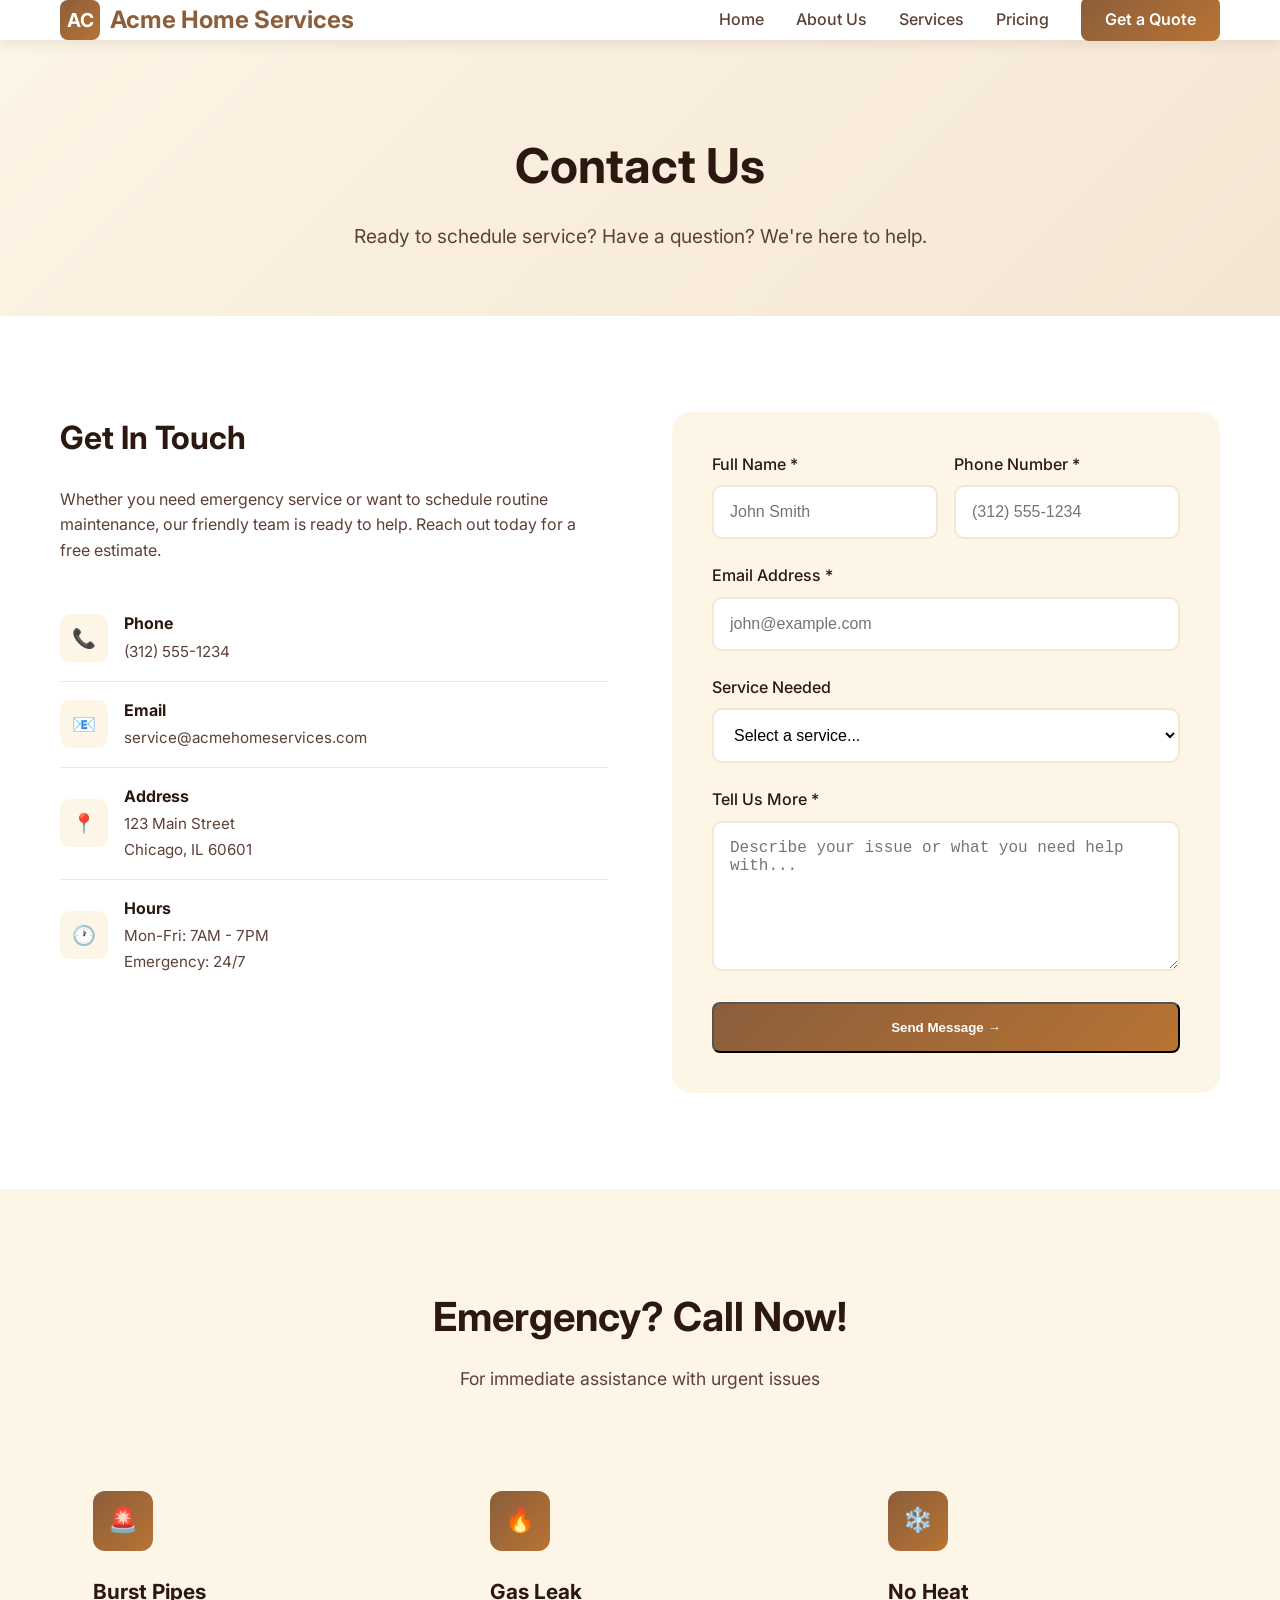
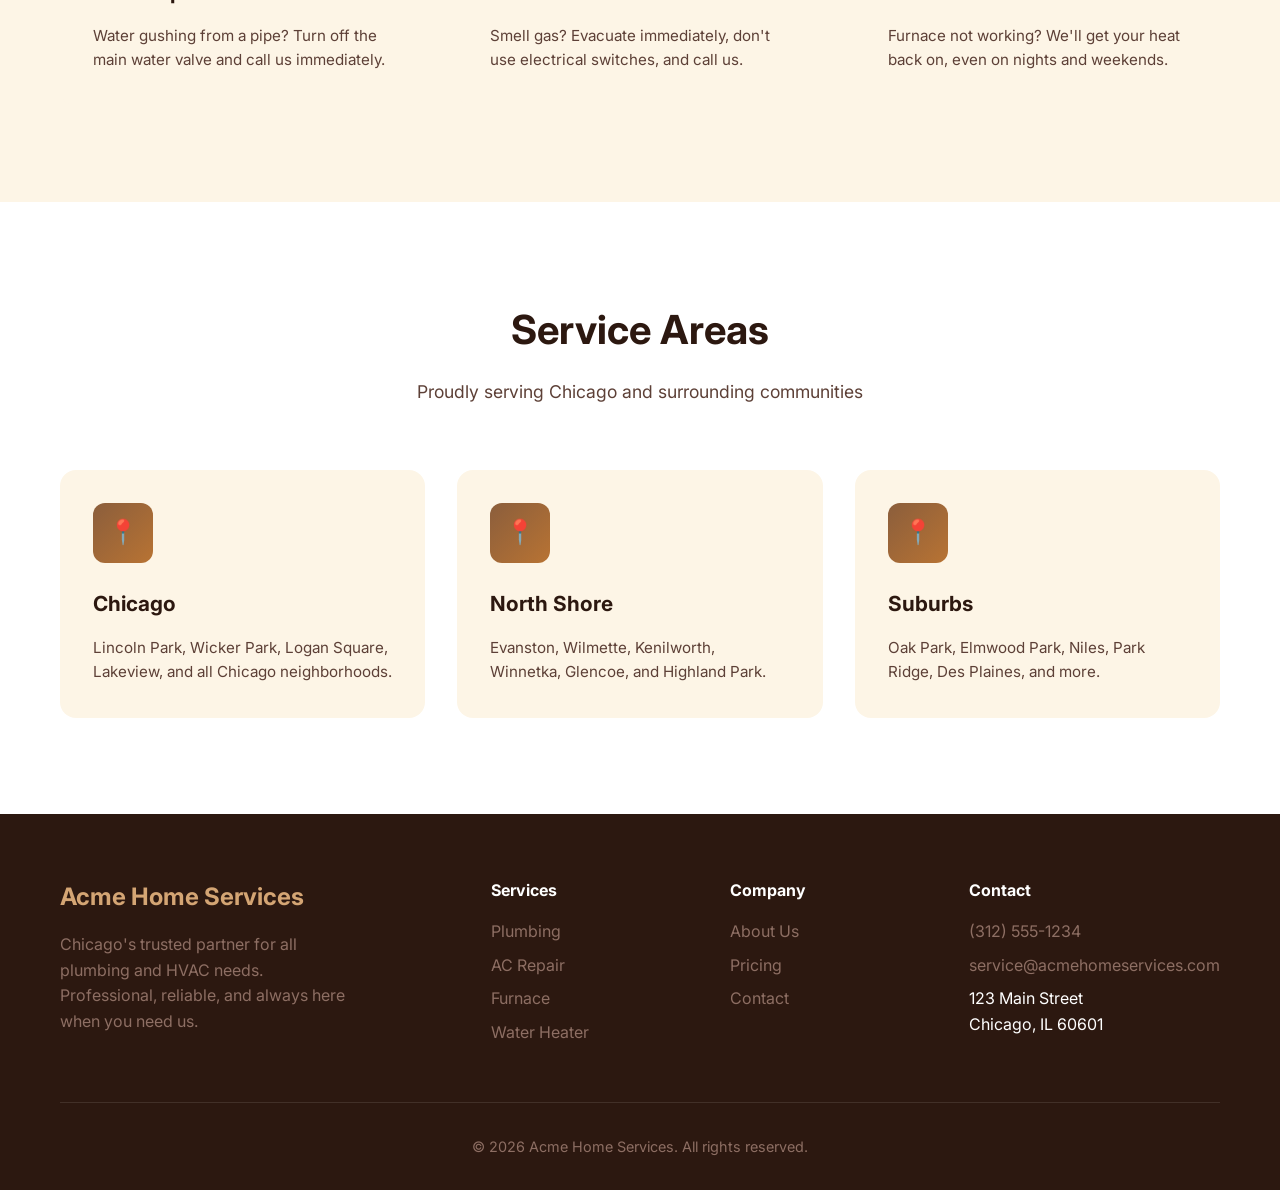
<file: acme-home-services/contact.html>
<!DOCTYPE html>
<html lang="en">
<head>
  <meta charset="UTF-8">
  <meta name="viewport" content="width=device-width, initial-scale=1.0">
  <meta name="description" content="Contact Acme Home Services in Chicago. Schedule plumbing or HVAC service, get a free quote, or ask a question.">
  <title>Contact Us | Acme Home Services</title>
  <link rel="preconnect" href="https://fonts.googleapis.com">
  <link rel="preconnect" href="https://fonts.gstatic.com" crossorigin>
  <link href="https://fonts.googleapis.com/css2?family=Inter:wght@400;500;600;700&display=swap" rel="stylesheet">
  <link rel="stylesheet" href="css/style.css">
</head>
<body>
  <header>
    <nav class="container">
      <a href="index.html" class="logo">
        <div class="logo-icon">AC</div>
        Acme Home Services
      </a>
      <ul class="nav-links">
        <li><a href="index.html">Home</a></li>
        <li><a href="about.html">About Us</a></li>
        <li><a href="services.html">Services</a></li>
        <li><a href="pricing.html">Pricing</a></li>
        <li><a href="contact.html" class="nav-cta">Get a Quote</a></li>
      </ul>
      <div class="mobile-menu">
        <span></span>
        <span></span>
        <span></span>
      </div>
    </nav>
  </header>

  <section class="page-hero">
    <div class="container">
      <h1>Contact Us</h1>
      <p>Ready to schedule service? Have a question? We're here to help.</p>
    </div>
  </section>

  <section class="contact">
    <div class="container">
      <div class="contact-wrapper">
        <div class="contact-info">
          <h2>Get In Touch</h2>
          <p>Whether you need emergency service or want to schedule routine maintenance, our friendly team is ready to help. Reach out today for a free estimate.</p>
          
          <ul class="contact-details">
            <li>
              <div class="contact-icon">📞</div>
              <div>
                <strong>Phone</strong>
                <span>(312) 555-1234</span>
              </div>
            </li>
            <li>
              <div class="contact-icon">📧</div>
              <div>
                <strong>Email</strong>
                <span>service@acmehomeservices.com</span>
              </div>
            </li>
            <li>
              <div class="contact-icon">📍</div>
              <div>
                <strong>Address</strong>
                <span>123 Main Street<br>Chicago, IL 60601</span>
              </div>
            </li>
            <li>
              <div class="contact-icon">🕐</div>
              <div>
                <strong>Hours</strong>
                <span>Mon-Fri: 7AM - 7PM<br>Emergency: 24/7</span>
              </div>
            </li>
          </ul>
        </div>

        <div class="contact-form">
          <form>
            <div class="form-row">
              <div class="form-group">
                <label for="name">Full Name *</label>
                <input type="text" id="name" name="name" required placeholder="John Smith">
              </div>
              <div class="form-group">
                <label for="phone">Phone Number *</label>
                <input type="tel" id="phone" name="phone" required placeholder="(312) 555-1234">
              </div>
            </div>
            <div class="form-group">
              <label for="email">Email Address *</label>
              <input type="email" id="email" name="email" required placeholder="john@example.com">
            </div>
            <div class="form-group">
              <label for="service">Service Needed</label>
              <select id="service" name="service">
                <option value="">Select a service...</option>
                <option value="plumbing">Plumbing Repair</option>
                <option value="ac">AC Repair / Installation</option>
                <option value="furnace">Furnace Repair / Installation</option>
                <option value="water-heater">Water Heater Service</option>
                <option value="drain">Drain Cleaning</option>
                <option value="emergency">Emergency Service</option>
                <option value="maintenance">Maintenance Plan</option>
                <option value="other">Other</option>
              </select>
            </div>
            <div class="form-group">
              <label for="message">Tell Us More *</label>
              <textarea id="message" name="message" required placeholder="Describe your issue or what you need help with..."></textarea>
            </div>
            <button type="submit" class="btn-primary" style="width: 100%; justify-content: center;">Send Message →</button>
          </form>
        </div>
      </div>
    </div>
  </section>

  <section class="services" style="background: var(--warm-cream);">
    <div class="container">
      <div class="section-header">
        <h2>Emergency? Call Now!</h2>
        <p>For immediate assistance with urgent issues</p>
      </div>
      <div class="services-grid">
        <div class="service-card">
          <div class="service-icon">🚨</div>
          <h3>Burst Pipes</h3>
          <p>Water gushing from a pipe? Turn off the main water valve and call us immediately.</p>
        </div>
        <div class="service-card">
          <div class="service-icon">🔥</div>
          <h3>Gas Leak</h3>
          <p>Smell gas? Evacuate immediately, don't use electrical switches, and call us.</p>
        </div>
        <div class="service-card">
          <div class="service-icon">❄️</div>
          <h3>No Heat</h3>
          <p>Furnace not working? We'll get your heat back on, even on nights and weekends.</p>
        </div>
      </div>
    </div>
  </section>

  <section class="services">
    <div class="container">
      <div class="section-header">
        <h2>Service Areas</h2>
        <p>Proudly serving Chicago and surrounding communities</p>
      </div>
      <div class="services-grid">
        <div class="service-card">
          <div class="service-icon">📍</div>
          <h3>Chicago</h3>
          <p>Lincoln Park, Wicker Park, Logan Square, Lakeview, and all Chicago neighborhoods.</p>
        </div>
        <div class="service-card">
          <div class="service-icon">📍</div>
          <h3>North Shore</h3>
          <p>Evanston, Wilmette, Kenilworth, Winnetka, Glencoe, and Highland Park.</p>
        </div>
        <div class="service-card">
          <div class="service-icon">📍</div>
          <h3>Suburbs</h3>
          <p>Oak Park, Elmwood Park, Niles, Park Ridge, Des Plaines, and more.</p>
        </div>
      </div>
    </div>
  </section>

  <footer>
    <div class="container">
      <div class="footer-content">
        <div class="footer-brand">
          <h3>Acme Home Services</h3>
          <p>Chicago's trusted partner for all plumbing and HVAC needs. Professional, reliable, and always here when you need us.</p>
        </div>
        <div class="footer-links">
          <h4>Services</h4>
          <ul>
            <li><a href="services.html">Plumbing</a></li>
            <li><a href="services.html">AC Repair</a></li>
            <li><a href="services.html">Furnace</a></li>
            <li><a href="services.html">Water Heater</a></li>
          </ul>
        </div>
        <div class="footer-links">
          <h4>Company</h4>
          <ul>
            <li><a href="about.html">About Us</a></li>
            <li><a href="pricing.html">Pricing</a></li>
            <li><a href="contact.html">Contact</a></li>
          </ul>
        </div>
        <div class="footer-links">
          <h4>Contact</h4>
          <ul>
            <li><a href="tel:3125551234">(312) 555-1234</a></li>
            <li><a href="mailto:service@acmehomeservices.com">service@acmehomeservices.com</a></li>
            <li><span>123 Main Street<br>Chicago, IL 60601</span></li>
          </ul>
        </div>
      </div>
      <div class="footer-bottom">
        <p>&copy; 2026 Acme Home Services. All rights reserved.</p>
      </div>
    </div>
  </footer>

  <script src="js/main.js"></script>
</body>
</html>
</file>
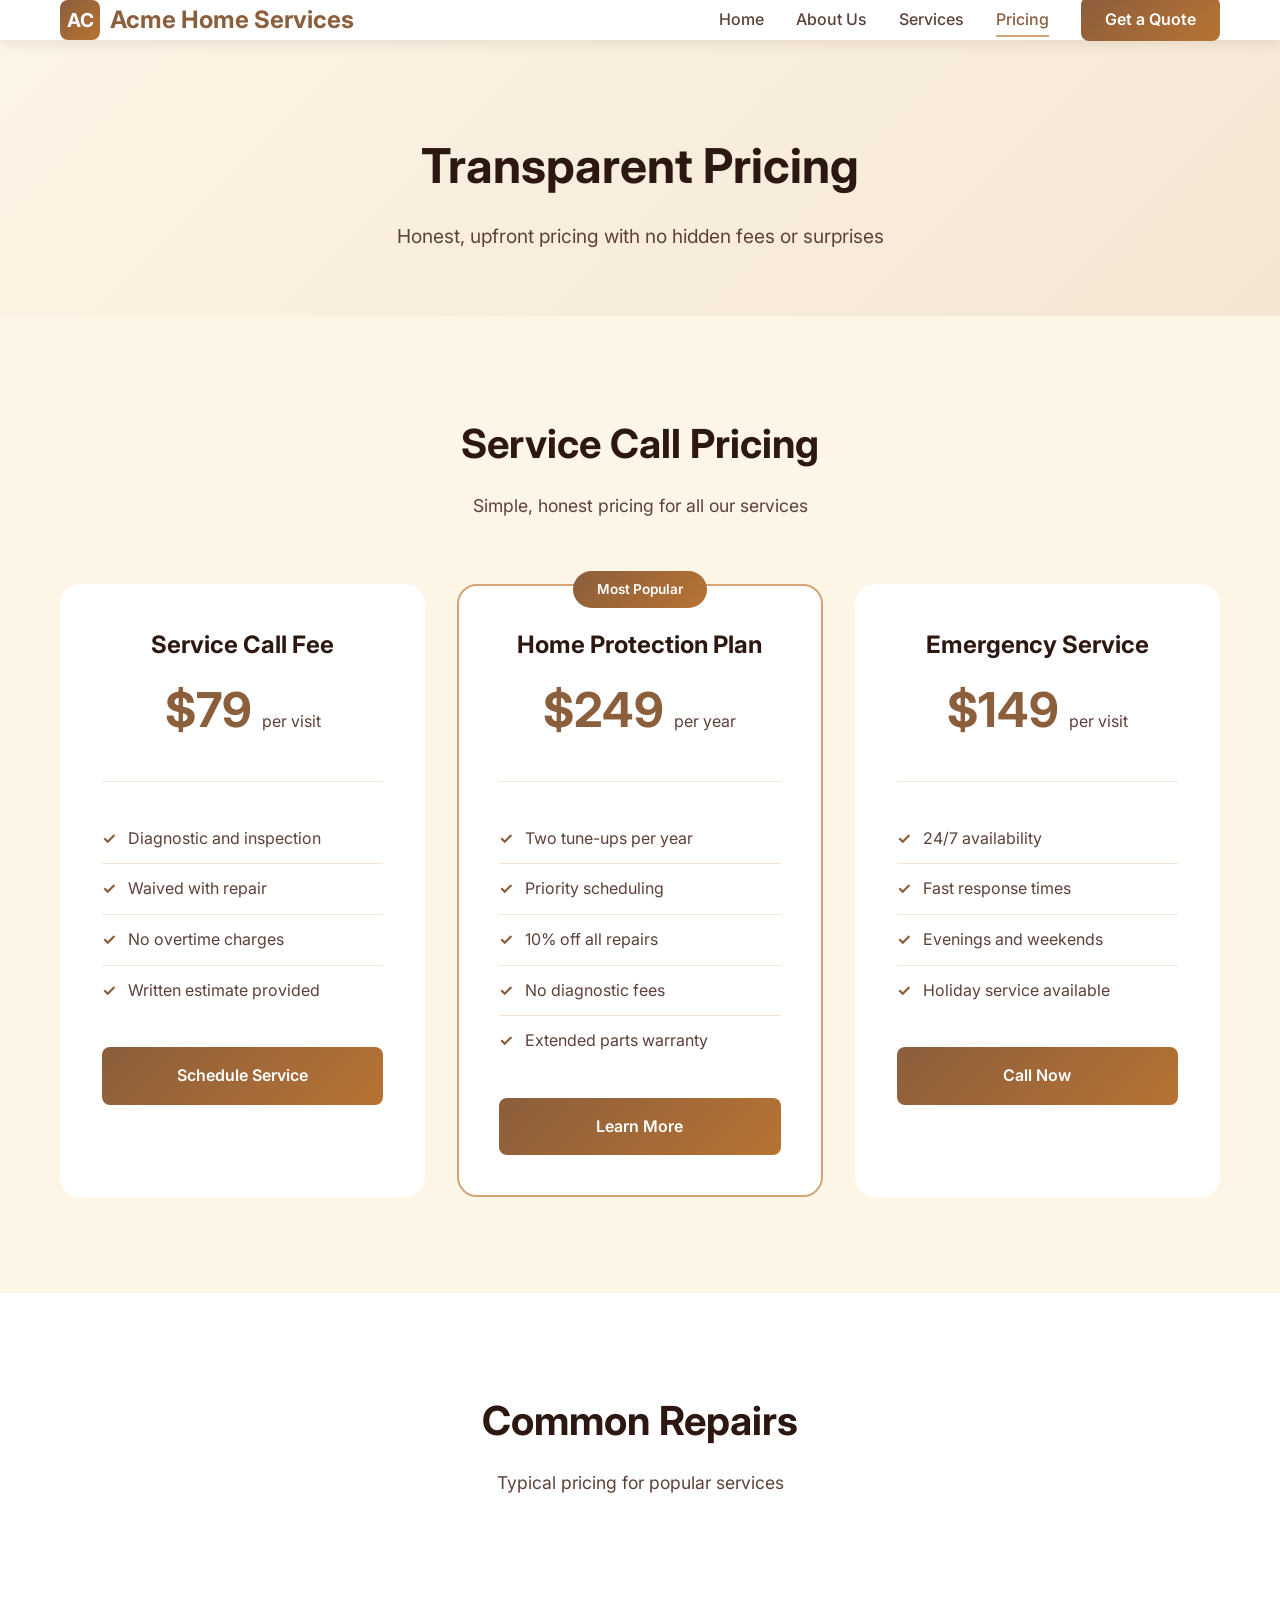
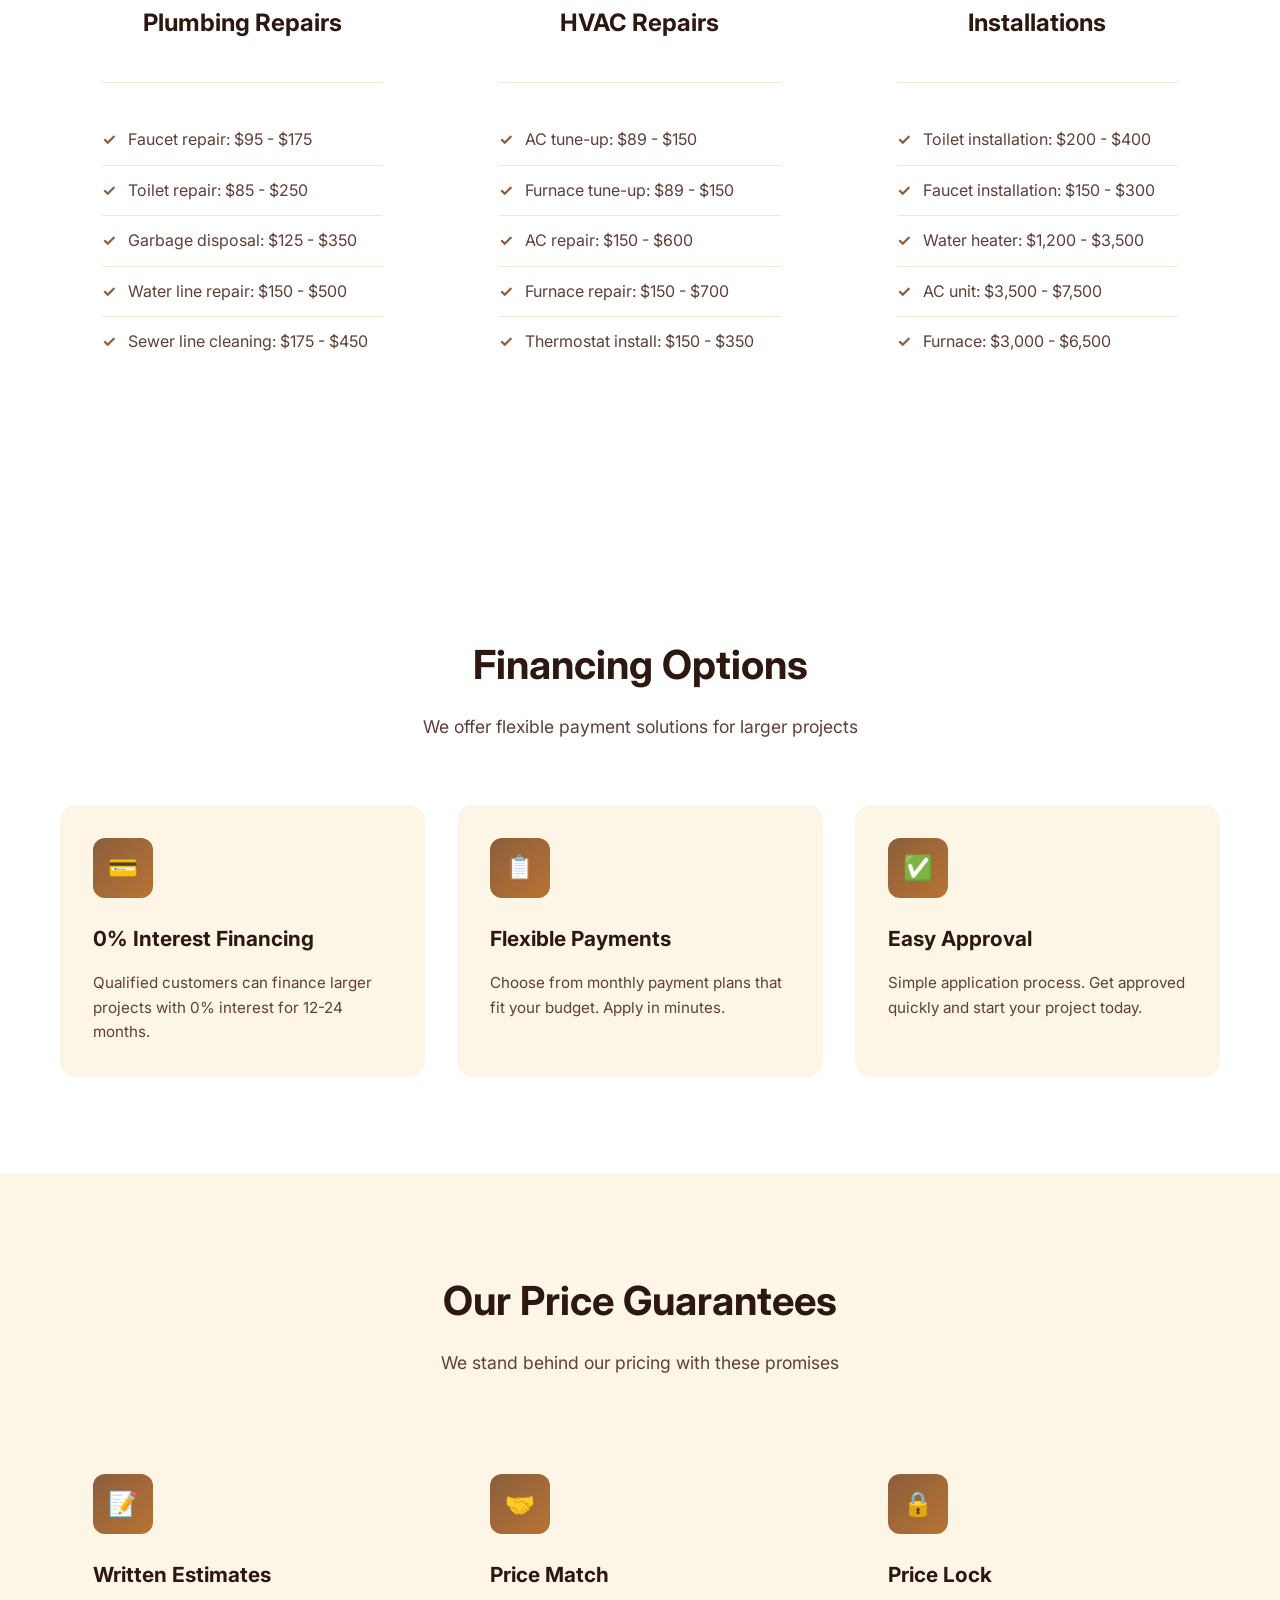
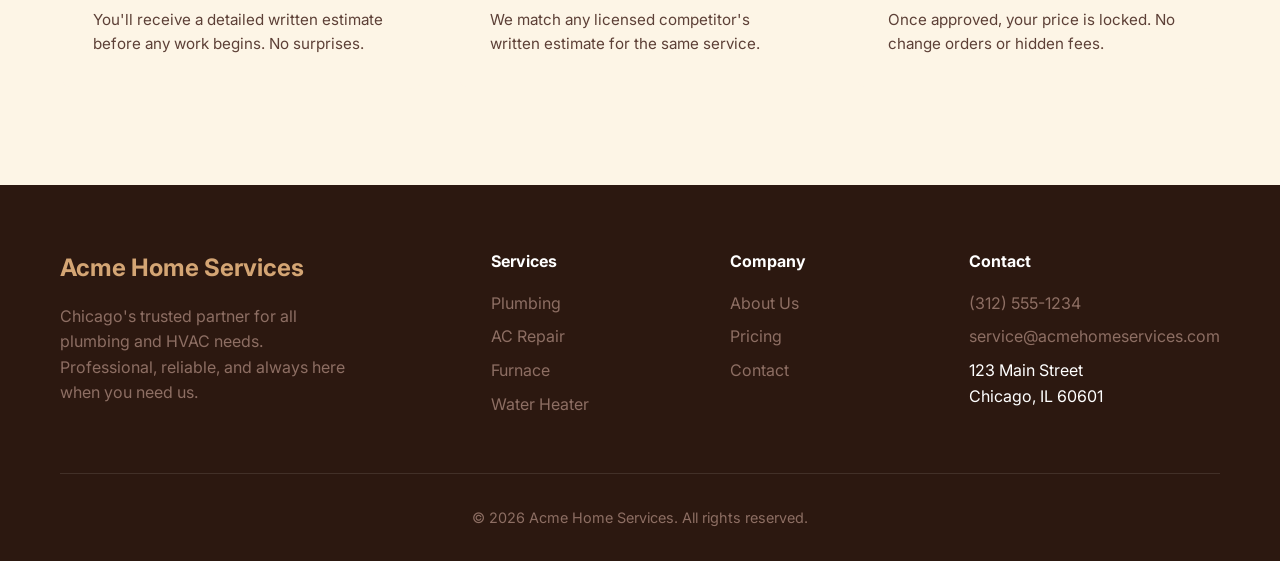
<file: acme-home-services/pricing.html>
<!DOCTYPE html>
<html lang="en">
<head>
  <meta charset="UTF-8">
  <meta name="viewport" content="width=device-width, initial-scale=1.0">
  <meta name="description" content="Transparent pricing for plumbing and HVAC services in Chicago. No hidden fees, upfront pricing.">
  <title>Pricing | Acme Home Services</title>
  <link rel="preconnect" href="https://fonts.googleapis.com">
  <link rel="preconnect" href="https://fonts.gstatic.com" crossorigin>
  <link href="https://fonts.googleapis.com/css2?family=Inter:wght@400;500;600;700&display=swap" rel="stylesheet">
  <link rel="stylesheet" href="css/style.css">
</head>
<body>
  <header>
    <nav class="container">
      <a href="index.html" class="logo">
        <div class="logo-icon">AC</div>
        Acme Home Services
      </a>
      <ul class="nav-links">
        <li><a href="index.html">Home</a></li>
        <li><a href="about.html">About Us</a></li>
        <li><a href="services.html">Services</a></li>
        <li><a href="pricing.html" class="active">Pricing</a></li>
        <li><a href="contact.html" class="nav-cta">Get a Quote</a></li>
      </ul>
      <div class="mobile-menu">
        <span></span>
        <span></span>
        <span></span>
      </div>
    </nav>
  </header>

  <section class="page-hero">
    <div class="container">
      <h1>Transparent Pricing</h1>
      <p>Honest, upfront pricing with no hidden fees or surprises</p>
    </div>
  </section>

  <section class="pricing">
    <div class="container">
      <div class="section-header">
        <h2>Service Call Pricing</h2>
        <p>Simple, honest pricing for all our services</p>
      </div>
      <div class="pricing-grid">
        <div class="pricing-card">
          <div class="pricing-header">
            <h3>Service Call Fee</h3>
            <div class="pricing-price">$79 <span>per visit</span></div>
          </div>
          <ul class="pricing-features">
            <li>Diagnostic and inspection</li>
            <li>Waived with repair</li>
            <li>No overtime charges</li>
            <li>Written estimate provided</li>
          </ul>
          <a href="contact.html" class="btn-primary pricing-btn">Schedule Service</a>
        </div>
        <div class="pricing-card featured">
          <div class="pricing-badge">Most Popular</div>
          <div class="pricing-header">
            <h3>Home Protection Plan</h3>
            <div class="pricing-price">$249 <span>per year</span></div>
          </div>
          <ul class="pricing-features">
            <li>Two tune-ups per year</li>
            <li>Priority scheduling</li>
            <li>10% off all repairs</li>
            <li>No diagnostic fees</li>
            <li>Extended parts warranty</li>
          </ul>
          <a href="contact.html" class="btn-primary pricing-btn">Learn More</a>
        </div>
        <div class="pricing-card">
          <div class="pricing-header">
            <h3>Emergency Service</h3>
            <div class="pricing-price">$149 <span>per visit</span></div>
          </div>
          <ul class="pricing-features">
            <li>24/7 availability</li>
            <li>Fast response times</li>
            <li>Evenings and weekends</li>
            <li>Holiday service available</li>
          </ul>
          <a href="contact.html" class="btn-primary pricing-btn">Call Now</a>
        </div>
      </div>
    </div>
  </section>

  <section class="pricing" style="background: var(--white);">
    <div class="container">
      <div class="section-header">
        <h2>Common Repairs</h2>
        <p>Typical pricing for popular services</p>
      </div>
      <div class="pricing-grid">
        <div class="pricing-card">
          <div class="pricing-header">
            <h3>Plumbing Repairs</h3>
          </div>
          <ul class="pricing-features">
            <li>Faucet repair: $95 - $175</li>
            <li>Toilet repair: $85 - $250</li>
            <li>Garbage disposal: $125 - $350</li>
            <li>Water line repair: $150 - $500</li>
            <li>Sewer line cleaning: $175 - $450</li>
          </ul>
        </div>
        <div class="pricing-card">
          <div class="pricing-header">
            <h3>HVAC Repairs</h3>
          </div>
          <ul class="pricing-features">
            <li>AC tune-up: $89 - $150</li>
            <li>Furnace tune-up: $89 - $150</li>
            <li>AC repair: $150 - $600</li>
            <li>Furnace repair: $150 - $700</li>
            <li>Thermostat install: $150 - $350</li>
          </ul>
        </div>
        <div class="pricing-card">
          <div class="pricing-header">
            <h3>Installations</h3>
          </div>
          <ul class="pricing-features">
            <li>Toilet installation: $200 - $400</li>
            <li>Faucet installation: $150 - $300</li>
            <li>Water heater: $1,200 - $3,500</li>
            <li>AC unit: $3,500 - $7,500</li>
            <li>Furnace: $3,000 - $6,500</li>
          </ul>
        </div>
      </div>
    </div>
  </section>

  <section class="services">
    <div class="container">
      <div class="section-header">
        <h2>Financing Options</h2>
        <p>We offer flexible payment solutions for larger projects</p>
      </div>
      <div class="services-grid">
        <div class="service-card">
          <div class="service-icon">💳</div>
          <h3>0% Interest Financing</h3>
          <p>Qualified customers can finance larger projects with 0% interest for 12-24 months.</p>
        </div>
        <div class="service-card">
          <div class="service-icon">📋</div>
          <h3>Flexible Payments</h3>
          <p>Choose from monthly payment plans that fit your budget. Apply in minutes.</p>
        </div>
        <div class="service-card">
          <div class="service-icon">✅</div>
          <h3>Easy Approval</h3>
          <p>Simple application process. Get approved quickly and start your project today.</p>
        </div>
      </div>
    </div>
  </section>

  <section class="services" style="background: var(--warm-cream);">
    <div class="container">
      <div class="section-header">
        <h2>Our Price Guarantees</h2>
        <p>We stand behind our pricing with these promises</p>
      </div>
      <div class="services-grid">
        <div class="service-card">
          <div class="service-icon">📝</div>
          <h3>Written Estimates</h3>
          <p>You'll receive a detailed written estimate before any work begins. No surprises.</p>
        </div>
        <div class="service-card">
          <div class="service-icon">🤝</div>
          <h3>Price Match</h3>
          <p>We match any licensed competitor's written estimate for the same service.</p>
        </div>
        <div class="service-card">
          <div class="service-icon">🔒</div>
          <h3>Price Lock</h3>
          <p>Once approved, your price is locked. No change orders or hidden fees.</p>
        </div>
      </div>
    </div>
  </section>

  <footer>
    <div class="container">
      <div class="footer-content">
        <div class="footer-brand">
          <h3>Acme Home Services</h3>
          <p>Chicago's trusted partner for all plumbing and HVAC needs. Professional, reliable, and always here when you need us.</p>
        </div>
        <div class="footer-links">
          <h4>Services</h4>
          <ul>
            <li><a href="services.html">Plumbing</a></li>
            <li><a href="services.html">AC Repair</a></li>
            <li><a href="services.html">Furnace</a></li>
            <li><a href="services.html">Water Heater</a></li>
          </ul>
        </div>
        <div class="footer-links">
          <h4>Company</h4>
          <ul>
            <li><a href="about.html">About Us</a></li>
            <li><a href="pricing.html">Pricing</a></li>
            <li><a href="contact.html">Contact</a></li>
          </ul>
        </div>
        <div class="footer-links">
          <h4>Contact</h4>
          <ul>
            <li><a href="tel:3125551234">(312) 555-1234</a></li>
            <li><a href="mailto:service@acmehomeservices.com">service@acmehomeservices.com</a></li>
            <li><span>123 Main Street<br>Chicago, IL 60601</span></li>
          </ul>
        </div>
      </div>
      <div class="footer-bottom">
        <p>&copy; 2026 Acme Home Services. All rights reserved.</p>
      </div>
    </div>
  </footer>

  <script src="js/main.js"></script>
</body>
</html>
</file>
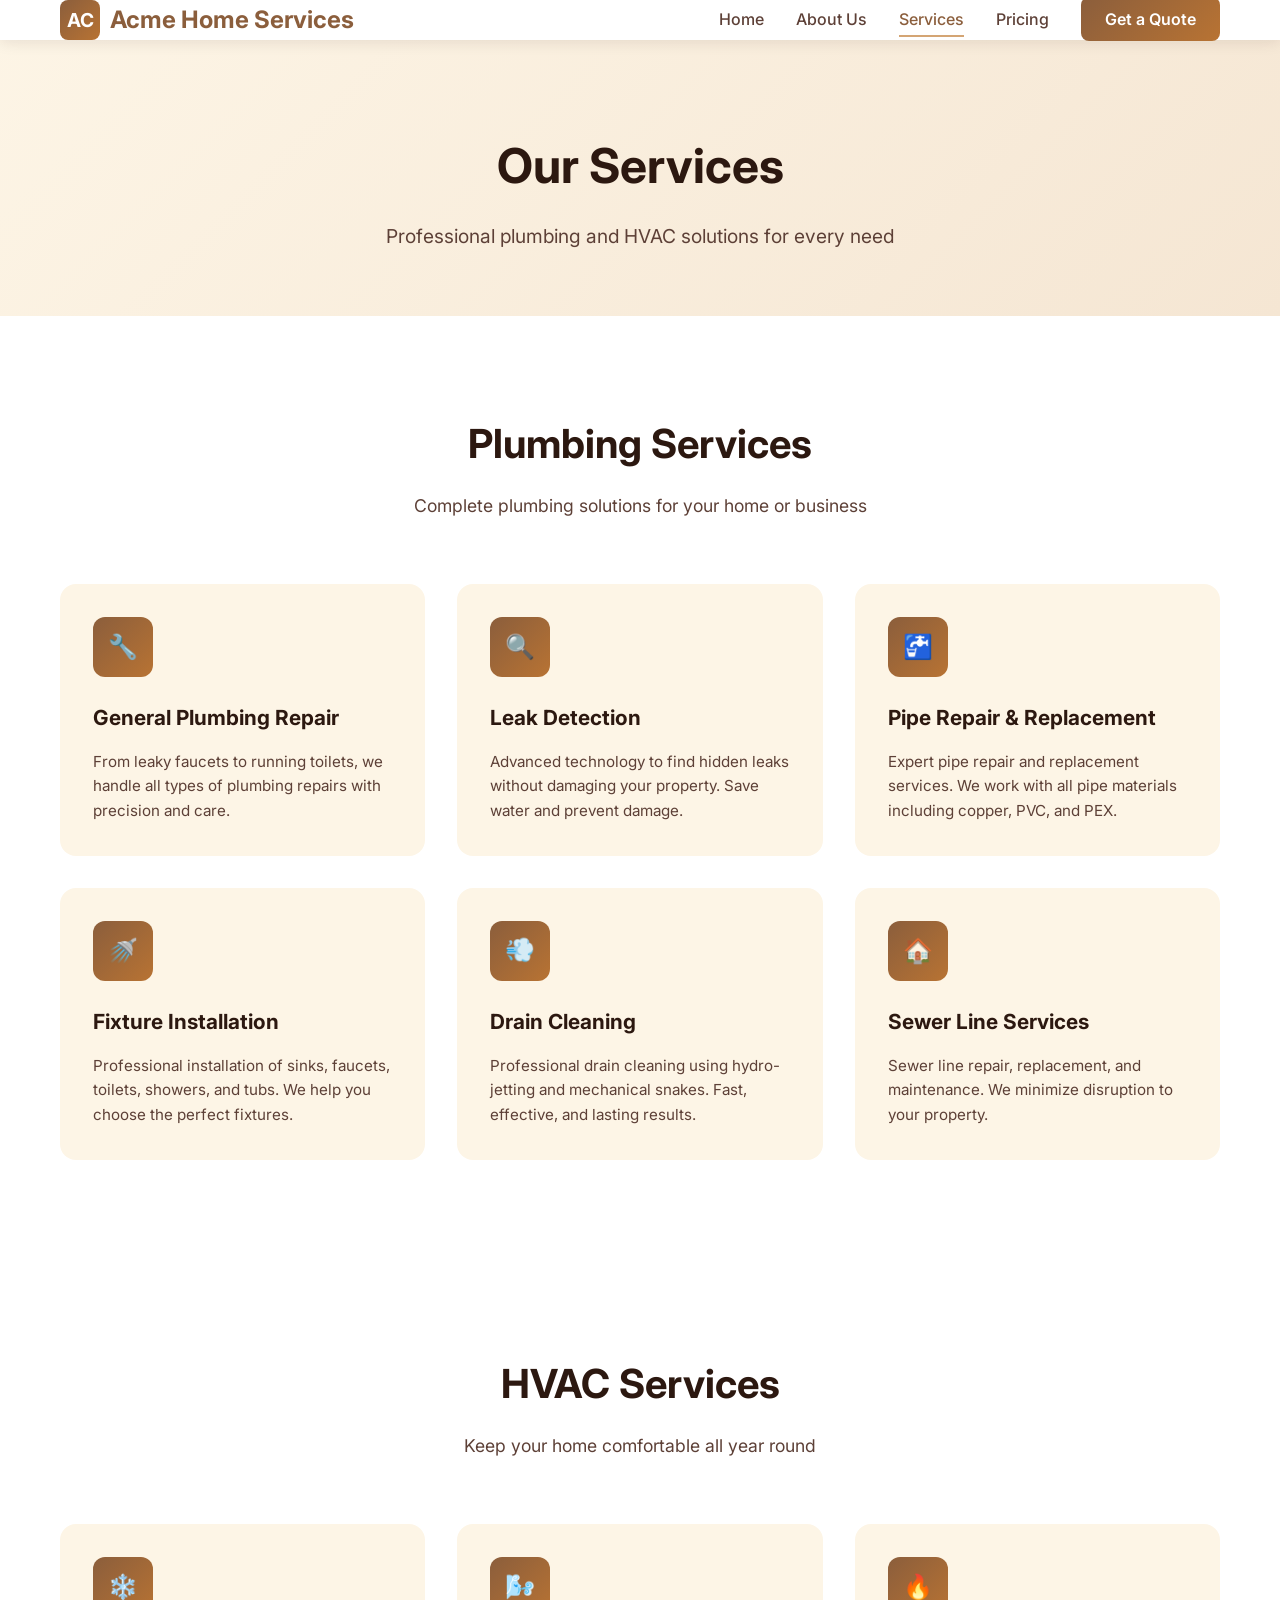
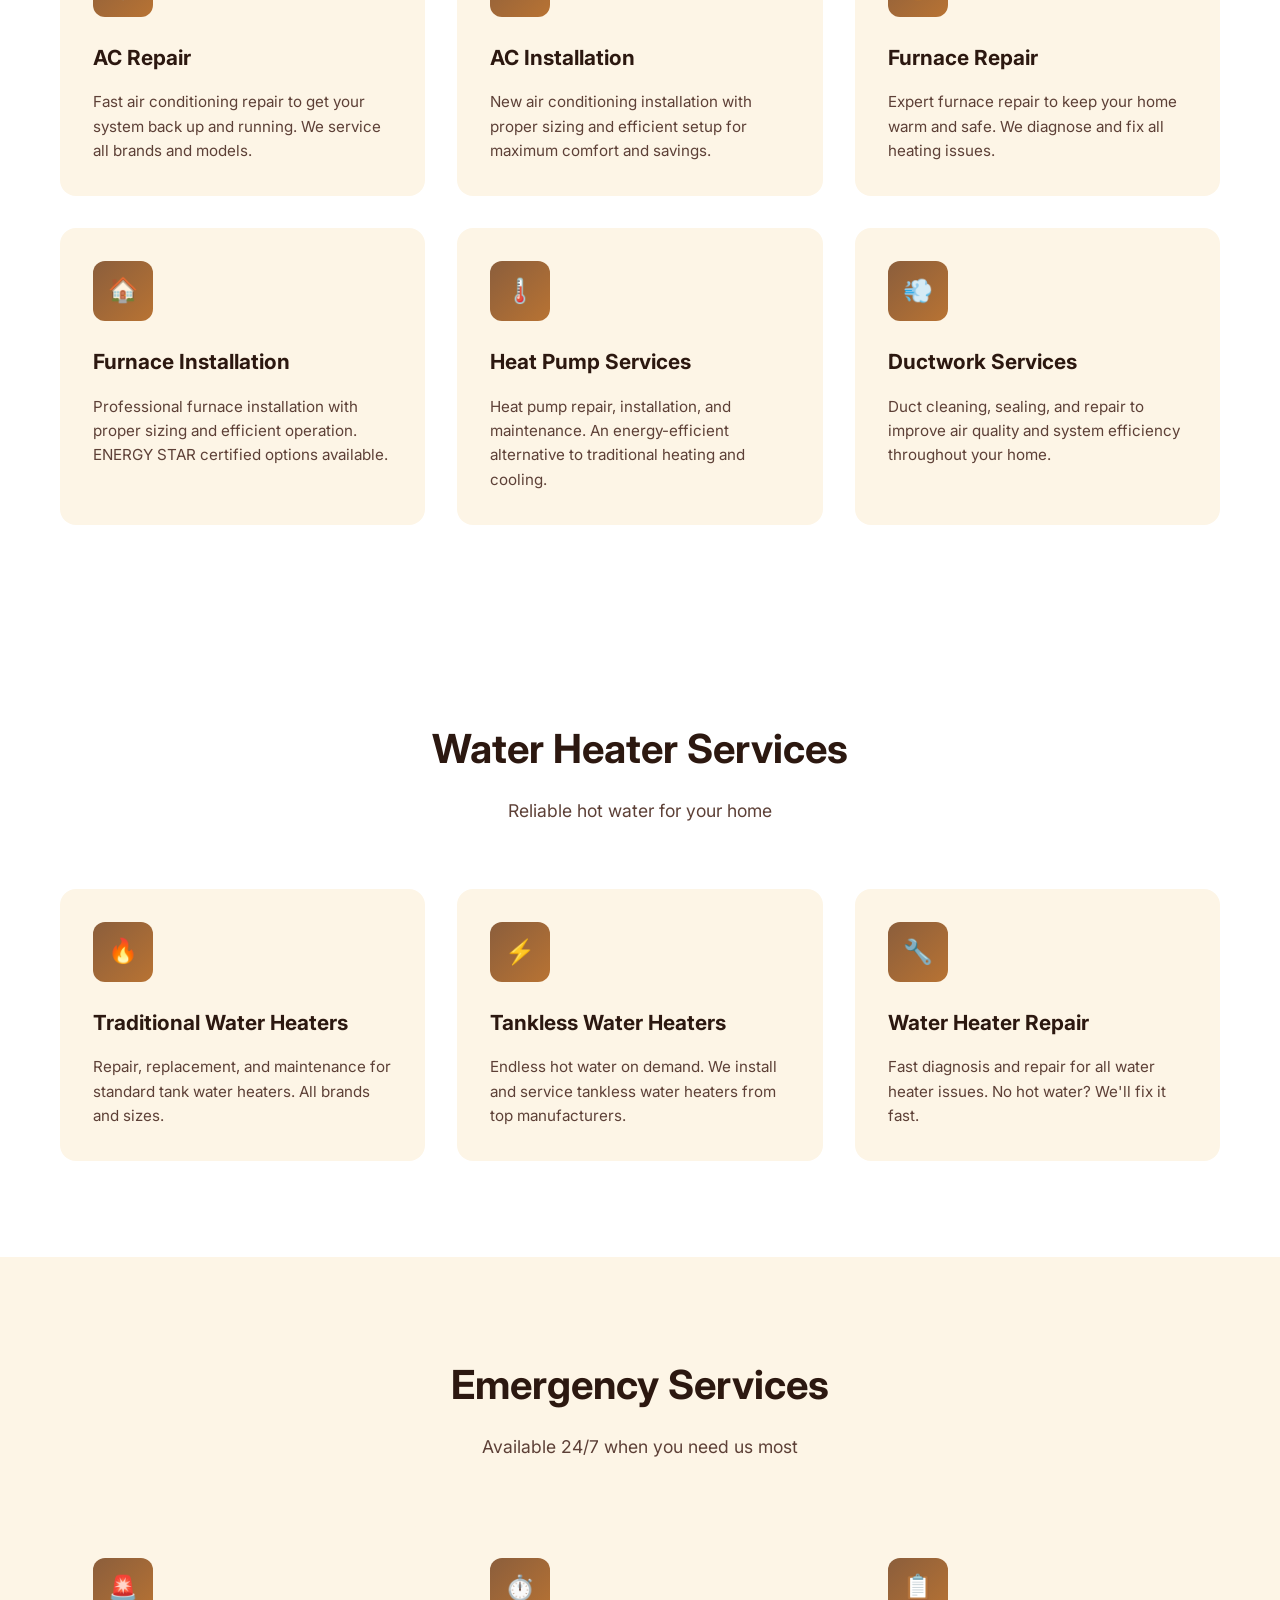
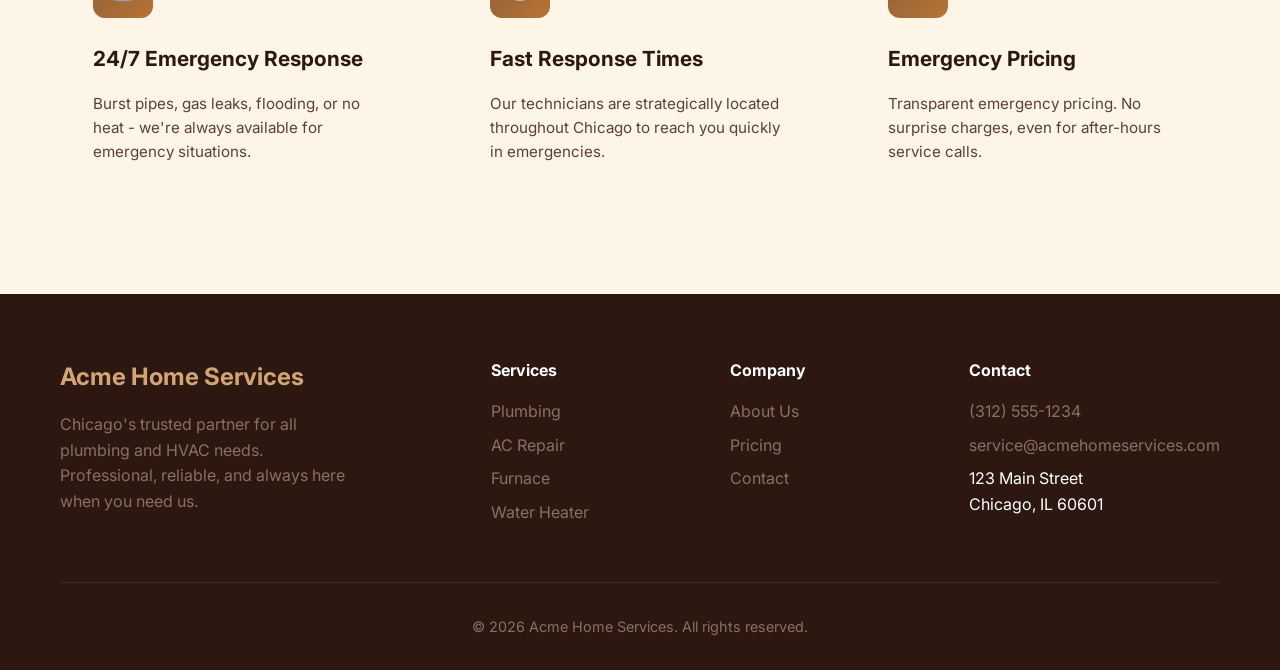
<file: acme-home-services/services.html>
<!DOCTYPE html>
<html lang="en">
<head>
  <meta charset="UTF-8">
  <meta name="viewport" content="width=device-width, initial-scale=1.0">
  <meta name="description" content="Professional plumbing and HVAC services in Chicago. From repairs to installations, Acme Home Services has you covered.">
  <title>Our Services | Acme Home Services</title>
  <link rel="preconnect" href="https://fonts.googleapis.com">
  <link rel="preconnect" href="https://fonts.gstatic.com" crossorigin>
  <link href="https://fonts.googleapis.com/css2?family=Inter:wght@400;500;600;700&display=swap" rel="stylesheet">
  <link rel="stylesheet" href="css/style.css">
</head>
<body>
  <header>
    <nav class="container">
      <a href="index.html" class="logo">
        <div class="logo-icon">AC</div>
        Acme Home Services
      </a>
      <ul class="nav-links">
        <li><a href="index.html">Home</a></li>
        <li><a href="about.html">About Us</a></li>
        <li><a href="services.html" class="active">Services</a></li>
        <li><a href="pricing.html">Pricing</a></li>
        <li><a href="contact.html" class="nav-cta">Get a Quote</a></li>
      </ul>
      <div class="mobile-menu">
        <span></span>
        <span></span>
        <span></span>
      </div>
    </nav>
  </header>

  <section class="page-hero">
    <div class="container">
      <h1>Our Services</h1>
      <p>Professional plumbing and HVAC solutions for every need</p>
    </div>
  </section>

  <section class="services">
    <div class="container">
      <div class="section-header">
        <h2>Plumbing Services</h2>
        <p>Complete plumbing solutions for your home or business</p>
      </div>
      <div class="services-grid">
        <div class="service-card">
          <div class="service-icon">🔧</div>
          <h3>General Plumbing Repair</h3>
          <p>From leaky faucets to running toilets, we handle all types of plumbing repairs with precision and care.</p>
        </div>
        <div class="service-card">
          <div class="service-icon">🔍</div>
          <h3>Leak Detection</h3>
          <p>Advanced technology to find hidden leaks without damaging your property. Save water and prevent damage.</p>
        </div>
        <div class="service-card">
          <div class="service-icon">🚰</div>
          <h3>Pipe Repair & Replacement</h3>
          <p>Expert pipe repair and replacement services. We work with all pipe materials including copper, PVC, and PEX.</p>
        </div>
        <div class="service-card">
          <div class="service-icon">🚿</div>
          <h3>Fixture Installation</h3>
          <p>Professional installation of sinks, faucets, toilets, showers, and tubs. We help you choose the perfect fixtures.</p>
        </div>
        <div class="service-card">
          <div class="service-icon">💨</div>
          <h3>Drain Cleaning</h3>
          <p>Professional drain cleaning using hydro-jetting and mechanical snakes. Fast, effective, and lasting results.</p>
        </div>
        <div class="service-card">
          <div class="service-icon">🏠</div>
          <h3>Sewer Line Services</h3>
          <p>Sewer line repair, replacement, and maintenance. We minimize disruption to your property.</p>
        </div>
      </div>
    </div>
  </section>

  <section class="services">
    <div class="container">
      <div class="section-header">
        <h2>HVAC Services</h2>
        <p>Keep your home comfortable all year round</p>
      </div>
      <div class="services-grid">
        <div class="service-card">
          <div class="service-icon">❄️</div>
          <h3>AC Repair</h3>
          <p>Fast air conditioning repair to get your system back up and running. We service all brands and models.</p>
        </div>
        <div class="service-card">
          <div class="service-icon">🌬️</div>
          <h3>AC Installation</h3>
          <p>New air conditioning installation with proper sizing and efficient setup for maximum comfort and savings.</p>
        </div>
        <div class="service-card">
          <div class="service-icon">🔥</div>
          <h3>Furnace Repair</h3>
          <p>Expert furnace repair to keep your home warm and safe. We diagnose and fix all heating issues.</p>
        </div>
        <div class="service-card">
          <div class="service-icon">🏠</div>
          <h3>Furnace Installation</h3>
          <p>Professional furnace installation with proper sizing and efficient operation. ENERGY STAR certified options available.</p>
        </div>
        <div class="service-card">
          <div class="service-icon">🌡️</div>
          <h3>Heat Pump Services</h3>
          <p>Heat pump repair, installation, and maintenance. An energy-efficient alternative to traditional heating and cooling.</p>
        </div>
        <div class="service-card">
          <div class="service-icon">💨</div>
          <h3>Ductwork Services</h3>
          <p>Duct cleaning, sealing, and repair to improve air quality and system efficiency throughout your home.</p>
        </div>
      </div>
    </div>
  </section>

  <section class="services">
    <div class="container">
      <div class="section-header">
        <h2>Water Heater Services</h2>
        <p>Reliable hot water for your home</p>
      </div>
      <div class="services-grid">
        <div class="service-card">
          <div class="service-icon">🔥</div>
          <h3>Traditional Water Heaters</h3>
          <p>Repair, replacement, and maintenance for standard tank water heaters. All brands and sizes.</p>
        </div>
        <div class="service-card">
          <div class="service-icon">⚡</div>
          <h3>Tankless Water Heaters</h3>
          <p>Endless hot water on demand. We install and service tankless water heaters from top manufacturers.</p>
        </div>
        <div class="service-card">
          <div class="service-icon">🔧</div>
          <h3>Water Heater Repair</h3>
          <p>Fast diagnosis and repair for all water heater issues. No hot water? We'll fix it fast.</p>
        </div>
      </div>
    </div>
  </section>

  <section class="services" style="background: var(--warm-cream);">
    <div class="container">
      <div class="section-header">
        <h2>Emergency Services</h2>
        <p>Available 24/7 when you need us most</p>
      </div>
      <div class="services-grid">
        <div class="service-card">
          <div class="service-icon">🚨</div>
          <h3>24/7 Emergency Response</h3>
          <p>Burst pipes, gas leaks, flooding, or no heat - we're always available for emergency situations.</p>
        </div>
        <div class="service-card">
          <div class="service-icon">⏱️</div>
          <h3>Fast Response Times</h3>
          <p>Our technicians are strategically located throughout Chicago to reach you quickly in emergencies.</p>
        </div>
        <div class="service-card">
          <div class="service-icon">📋</div>
          <h3>Emergency Pricing</h3>
          <p>Transparent emergency pricing. No surprise charges, even for after-hours service calls.</p>
        </div>
      </div>
    </div>
  </section>

  <footer>
    <div class="container">
      <div class="footer-content">
        <div class="footer-brand">
          <h3>Acme Home Services</h3>
          <p>Chicago's trusted partner for all plumbing and HVAC needs. Professional, reliable, and always here when you need us.</p>
        </div>
        <div class="footer-links">
          <h4>Services</h4>
          <ul>
            <li><a href="services.html">Plumbing</a></li>
            <li><a href="services.html">AC Repair</a></li>
            <li><a href="services.html">Furnace</a></li>
            <li><a href="services.html">Water Heater</a></li>
          </ul>
        </div>
        <div class="footer-links">
          <h4>Company</h4>
          <ul>
            <li><a href="about.html">About Us</a></li>
            <li><a href="pricing.html">Pricing</a></li>
            <li><a href="contact.html">Contact</a></li>
          </ul>
        </div>
        <div class="footer-links">
          <h4>Contact</h4>
          <ul>
            <li><a href="tel:3125551234">(312) 555-1234</a></li>
            <li><a href="mailto:service@acmehomeservices.com">service@acmehomeservices.com</a></li>
            <li><span>123 Main Street<br>Chicago, IL 60601</span></li>
          </ul>
        </div>
      </div>
      <div class="footer-bottom">
        <p>&copy; 2026 Acme Home Services. All rights reserved.</p>
      </div>
    </div>
  </footer>

  <script src="js/main.js"></script>
</body>
</html>
</file>
<file: acme-home-services/css/style.css>
:root {
  --warm-brown: #8B5E3C;
  --warm-brown-light: #A67B5B;
  --warm-cream: #FDF5E6;
  --warm-cream-dark: #F5E6D3;
  --accent-gold: #D4A574;
  --accent-copper: #B87333;
  --text-dark: #2C1810;
  --text-medium: #5D4037;
  --text-light: #8D6E63;
  --white: #FFFFFF;
  --shadow-soft: 0 2px 15px rgba(44, 24, 16, 0.1);
  --shadow-medium: 0 4px 20px rgba(44, 24, 16, 0.15);
  --transition: all 0.3s ease;
}

* {
  margin: 0;
  padding: 0;
  box-sizing: border-box;
}

body {
  font-family: 'Inter', -apple-system, BlinkMacSystemFont, 'Segoe UI', Roboto, sans-serif;
  background: var(--warm-cream);
  color: var(--text-dark);
  line-height: 1.6;
}

.container {
  max-width: 1200px;
  margin: 0 auto;
  padding: 0 20px;
}

/* Header */
header {
  background: var(--white);
  box-shadow: var(--shadow-soft);
  position: fixed;
  width: 100%;
  top: 0;
  z-index: 1000;
}

nav {
  display: flex;
  justify-content: space-between;
  align-items: center;
  padding: 1rem 0;
}

.logo {
  display: flex;
  align-items: center;
  gap: 10px;
  text-decoration: none;
  color: var(--warm-brown);
  font-size: 1.5rem;
  font-weight: 700;
}

.logo-icon {
  width: 40px;
  height: 40px;
  background: linear-gradient(135deg, var(--warm-brown), var(--accent-copper));
  border-radius: 8px;
  display: flex;
  align-items: center;
  justify-content: center;
  color: var(--white);
  font-size: 1.2rem;
}

.nav-links {
  display: flex;
  gap: 2rem;
  list-style: none;
}

.nav-links a {
  text-decoration: none;
  color: var(--text-medium);
  font-weight: 500;
  transition: var(--transition);
  padding: 0.5rem 0;
  position: relative;
}

.nav-links a:hover,
.nav-links a.active {
  color: var(--warm-brown);
}

.nav-links a::after {
  content: '';
  position: absolute;
  bottom: 0;
  left: 0;
  width: 0;
  height: 2px;
  background: var(--accent-gold);
  transition: var(--transition);
}

.nav-links a:hover::after,
.nav-links a.active::after {
  width: 100%;
}

.nav-cta {
  background: linear-gradient(135deg, var(--warm-brown), var(--accent-copper));
  color: var(--white) !important;
  padding: 0.75rem 1.5rem !important;
  border-radius: 8px;
  font-weight: 600 !important;
}

.nav-cta::after {
  display: none !important;
}

.nav-cta:hover {
  transform: translateY(-2px);
  box-shadow: var(--shadow-medium);
}

.mobile-menu {
  display: none;
  flex-direction: column;
  gap: 5px;
  cursor: pointer;
  padding: 10px;
}

.mobile-menu span {
  width: 25px;
  height: 3px;
  background: var(--warm-brown);
  border-radius: 2px;
  transition: var(--transition);
}

/* Hero Section */
.hero {
  min-height: 100vh;
  display: flex;
  align-items: center;
  background: linear-gradient(135deg, var(--warm-cream) 0%, var(--warm-cream-dark) 100%);
  padding-top: 80px;
  position: relative;
  overflow: hidden;
}

.hero-content {
  display: grid;
  grid-template-columns: 1fr 1fr;
  gap: 4rem;
  align-items: center;
}

.hero-text h1 {
  font-size: 3.5rem;
  line-height: 1.1;
  color: var(--text-dark);
  margin-bottom: 1.5rem;
}

.hero-text h1 span {
  color: var(--warm-brown);
}

.hero-text p {
  font-size: 1.2rem;
  color: var(--text-medium);
  margin-bottom: 2rem;
  max-width: 500px;
}

.hero-buttons {
  display: flex;
  gap: 1rem;
  flex-wrap: wrap;
}

.btn-primary {
  background: linear-gradient(135deg, var(--warm-brown), var(--accent-copper));
  color: var(--white);
  padding: 1rem 2rem;
  border-radius: 8px;
  text-decoration: none;
  font-weight: 600;
  transition: var(--transition);
  display: inline-flex;
  align-items: center;
  gap: 8px;
}

.btn-primary:hover {
  transform: translateY(-3px);
  box-shadow: var(--shadow-medium);
}

.btn-secondary {
  background: var(--white);
  color: var(--warm-brown);
  padding: 1rem 2rem;
  border-radius: 8px;
  text-decoration: none;
  font-weight: 600;
  border: 2px solid var(--warm-brown);
  transition: var(--transition);
  display: inline-flex;
  align-items: center;
  gap: 8px;
}

.btn-secondary:hover {
  background: var(--warm-brown);
  color: var(--white);
  transform: translateY(-3px);
}

.hero-image {
  position: relative;
}

.hero-image img {
  width: 100%;
  border-radius: 20px;
  box-shadow: var(--shadow-medium);
}

.hero-badge {
  position: absolute;
  bottom: 20px;
  right: 20px;
  background: var(--white);
  padding: 1rem 1.5rem;
  border-radius: 12px;
  box-shadow: var(--shadow-medium);
  display: flex;
  align-items: center;
  gap: 10px;
}

.hero-badge-icon {
  width: 40px;
  height: 40px;
  background: linear-gradient(135deg, #4CAF50, #45a049);
  border-radius: 50%;
  display: flex;
  align-items: center;
  justify-content: center;
  color: var(--white);
  font-size: 1.2rem;
}

/* Trust Bar */
.trust-bar {
  background: var(--white);
  padding: 3rem 0;
  border-top: 1px solid var(--warm-cream-dark);
  border-bottom: 1px solid var(--warm-cream-dark);
}

.trust-items {
  display: flex;
  justify-content: center;
  align-items: center;
  gap: 4rem;
  flex-wrap: wrap;
}

.trust-item {
  display: flex;
  align-items: center;
  gap: 12px;
  color: var(--text-medium);
}

.trust-item-icon {
  font-size: 2rem;
  color: var(--accent-gold);
}

.trust-item strong {
  display: block;
  color: var(--text-dark);
  font-size: 1.1rem;
}

/* Services Section */
.services {
  padding: 6rem 0;
  background: var(--white);
}

.section-header {
  text-align: center;
  margin-bottom: 4rem;
}

.section-header h2 {
  font-size: 2.5rem;
  color: var(--text-dark);
  margin-bottom: 1rem;
}

.section-header p {
  color: var(--text-medium);
  max-width: 600px;
  margin: 0 auto;
  font-size: 1.1rem;
}

.services-grid {
  display: grid;
  grid-template-columns: repeat(auto-fit, minmax(280px, 1fr));
  gap: 2rem;
}

.service-card {
  background: var(--warm-cream);
  padding: 2rem;
  border-radius: 16px;
  transition: var(--transition);
  border: 1px solid transparent;
}

.service-card:hover {
  transform: translateY(-5px);
  box-shadow: var(--shadow-medium);
  border-color: var(--accent-gold);
}

.service-icon {
  width: 60px;
  height: 60px;
  background: linear-gradient(135deg, var(--warm-brown), var(--accent-copper));
  border-radius: 12px;
  display: flex;
  align-items: center;
  justify-content: center;
  color: var(--white);
  font-size: 1.5rem;
  margin-bottom: 1.5rem;
}

.service-card h3 {
  font-size: 1.3rem;
  color: var(--text-dark);
  margin-bottom: 1rem;
}

.service-card p {
  color: var(--text-medium);
  font-size: 0.95rem;
}

/* About Section */
.about-content {
  display: grid;
  grid-template-columns: 1fr 1fr;
  gap: 4rem;
  align-items: center;
}

.about-image {
  position: relative;
}

.about-image img {
  width: 100%;
  border-radius: 20px;
  box-shadow: var(--shadow-medium);
}

.about-stats {
  position: absolute;
  bottom: -30px;
  left: -30px;
  background: var(--white);
  padding: 1.5rem 2rem;
  border-radius: 12px;
  box-shadow: var(--shadow-medium);
  display: flex;
  gap: 2rem;
}

.stat-item {
  text-align: center;
}

.stat-number {
  font-size: 2rem;
  font-weight: 700;
  color: var(--warm-brown);
}

.stat-label {
  font-size: 0.85rem;
  color: var(--text-medium);
}

.about-text h2 {
  font-size: 2.5rem;
  color: var(--text-dark);
  margin-bottom: 1.5rem;
}

.about-text p {
  color: var(--text-medium);
  margin-bottom: 1.5rem;
  font-size: 1.05rem;
}

.values-list {
  list-style: none;
  margin-top: 1.5rem;
}

.values-list li {
  display: flex;
  align-items: center;
  gap: 12px;
  padding: 0.75rem 0;
  color: var(--text-medium);
}

.values-list li::before {
  content: '✓';
  color: var(--warm-brown);
  font-weight: 700;
}

/* Pricing Section */
.pricing {
  padding: 6rem 0;
  background: var(--warm-cream);
}

.pricing-grid {
  display: grid;
  grid-template-columns: repeat(auto-fit, minmax(320px, 1fr));
  gap: 2rem;
}

.pricing-card {
  background: var(--white);
  border-radius: 20px;
  padding: 2.5rem;
  position: relative;
  transition: var(--transition);
  border: 2px solid transparent;
}

.pricing-card:hover {
  transform: translateY(-5px);
  box-shadow: var(--shadow-medium);
}

.pricing-card.featured {
  border-color: var(--accent-gold);
  transform: scale(1.05);
}

.pricing-card.featured:hover {
  transform: scale(1.05) translateY(-5px);
}

.pricing-badge {
  position: absolute;
  top: -15px;
  left: 50%;
  transform: translateX(-50%);
  background: linear-gradient(135deg, var(--warm-brown), var(--accent-copper));
  color: var(--white);
  padding: 0.5rem 1.5rem;
  border-radius: 20px;
  font-size: 0.85rem;
  font-weight: 600;
}

.pricing-header {
  text-align: center;
  padding-bottom: 2rem;
  border-bottom: 1px solid var(--warm-cream-dark);
  margin-bottom: 2rem;
}

.pricing-header h3 {
  font-size: 1.5rem;
  color: var(--text-dark);
  margin-bottom: 0.5rem;
}

.pricing-price {
  font-size: 3rem;
  font-weight: 700;
  color: var(--warm-brown);
}

.pricing-price span {
  font-size: 1rem;
  font-weight: 400;
  color: var(--text-medium);
}

.pricing-features {
  list-style: none;
  margin-bottom: 2rem;
}

.pricing-features li {
  display: flex;
  align-items: center;
  gap: 12px;
  padding: 0.75rem 0;
  color: var(--text-medium);
  border-bottom: 1px solid var(--warm-cream-dark);
}

.pricing-features li:last-child {
  border-bottom: none;
}

.pricing-features li::before {
  content: '✓';
  color: var(--warm-brown);
  font-weight: 700;
  flex-shrink: 0;
}

.pricing-features li.excluded {
  color: var(--text-light);
  text-decoration: line-through;
}

.pricing-features li.excluded::before {
  content: '✕';
  color: var(--text-light);
}

.pricing-btn {
  width: 100%;
  text-align: center;
  justify-content: center;
}

/* Contact Section */
.contact {
  padding: 6rem 0;
  background: var(--white);
}

.contact-wrapper {
  display: grid;
  grid-template-columns: 1fr 1fr;
  gap: 4rem;
}

.contact-info h2 {
  font-size: 2rem;
  color: var(--text-dark);
  margin-bottom: 1.5rem;
}

.contact-info p {
  color: var(--text-medium);
  margin-bottom: 2rem;
}

.contact-details {
  list-style: none;
}

.contact-details li {
  display: flex;
  align-items: center;
  gap: 1rem;
  padding: 1rem 0;
  border-bottom: 1px solid var(--warm-cream-dark);
}

.contact-details li:last-child {
  border-bottom: none;
}

.contact-icon {
  width: 48px;
  height: 48px;
  background: var(--warm-cream);
  border-radius: 10px;
  display: flex;
  align-items: center;
  justify-content: center;
  color: var(--warm-brown);
  font-size: 1.2rem;
  flex-shrink: 0;
}

.contact-details strong {
  display: block;
  color: var(--text-dark);
  margin-bottom: 2px;
}

.contact-details span {
  color: var(--text-medium);
  font-size: 0.95rem;
}

.contact-form {
  background: var(--warm-cream);
  padding: 2.5rem;
  border-radius: 20px;
}

.form-group {
  margin-bottom: 1.5rem;
}

.form-group label {
  display: block;
  margin-bottom: 0.5rem;
  color: var(--text-dark);
  font-weight: 500;
}

.form-group input,
.form-group textarea,
.form-group select {
  width: 100%;
  padding: 1rem;
  border: 2px solid var(--warm-cream-dark);
  border-radius: 10px;
  font-size: 1rem;
  transition: var(--transition);
  background: var(--white);
}

.form-group input:focus,
.form-group textarea:focus,
.form-group select:focus {
  outline: none;
  border-color: var(--accent-gold);
}

.form-group textarea {
  min-height: 150px;
  resize: vertical;
}

.form-row {
  display: grid;
  grid-template-columns: 1fr 1fr;
  gap: 1rem;
}

/* Footer */
footer {
  background: var(--text-dark);
  color: var(--white);
  padding: 4rem 0 2rem;
}

.footer-content {
  display: grid;
  grid-template-columns: 2fr 1fr 1fr 1fr;
  gap: 3rem;
  margin-bottom: 3rem;
}

.footer-brand h3 {
  font-size: 1.5rem;
  margin-bottom: 1rem;
  color: var(--accent-gold);
}

.footer-brand p {
  color: var(--text-light);
  max-width: 300px;
}

.footer-links h4 {
  color: var(--white);
  margin-bottom: 1rem;
}

.footer-links ul {
  list-style: none;
}

.footer-links li {
  margin-bottom: 0.5rem;
}

.footer-links a {
  color: var(--text-light);
  text-decoration: none;
  transition: var(--transition);
}

.footer-links a:hover {
  color: var(--accent-gold);
}

.footer-bottom {
  border-top: 1px solid rgba(255, 255, 255, 0.1);
  padding-top: 2rem;
  text-align: center;
  color: var(--text-light);
  font-size: 0.9rem;
}

/* Page Hero */
.page-hero {
  padding: 8rem 0 4rem;
  background: linear-gradient(135deg, var(--warm-cream) 0%, var(--warm-cream-dark) 100%);
  text-align: center;
}

.page-hero h1 {
  font-size: 3rem;
  color: var(--text-dark);
  margin-bottom: 1rem;
}

.page-hero p {
  color: var(--text-medium);
  font-size: 1.2rem;
  max-width: 600px;
  margin: 0 auto;
}

/* Responsive */
@media (max-width: 968px) {
  .hero-content,
  .about-content,
  .contact-wrapper {
    grid-template-columns: 1fr;
    gap: 3rem;
  }

  .hero-text h1 {
    font-size: 2.5rem;
  }

  .footer-content {
    grid-template-columns: 1fr 1fr;
    gap: 2rem;
  }

  .pricing-card.featured {
    transform: scale(1);
  }

  .pricing-card.featured:hover {
    transform: translateY(-5px);
  }
}

@media (max-width: 768px) {
  .nav-links {
    display: none;
    position: absolute;
    top: 100%;
    left: 0;
    right: 0;
    background: var(--white);
    flex-direction: column;
    padding: 2rem;
    box-shadow: var(--shadow-medium);
  }

  .nav-links.active {
    display: flex;
  }

  .mobile-menu {
    display: flex;
  }

  .hero-text h1 {
    font-size: 2rem;
  }

  .trust-items {
    gap: 2rem;
  }

  .footer-content {
    grid-template-columns: 1fr;
    text-align: center;
  }

  .footer-brand p {
    margin: 0 auto;
  }

  .form-row {
    grid-template-columns: 1fr;
  }

  .about-stats {
    position: relative;
    bottom: auto;
    left: auto;
    margin-top: 1rem;
    justify-content: center;
  }
}

/* Animations */
@keyframes fadeInUp {
  from {
    opacity: 0;
    transform: translateY(30px);
  }
  to {
    opacity: 1;
    transform: translateY(0);
  }
}

.animate {
  animation: fadeInUp 0.6s ease forwards;
}

.delay-1 { animation-delay: 0.1s; }
.delay-2 { animation-delay: 0.2s; }
.delay-3 { animation-delay: 0.3s; }
.delay-4 { animation-delay: 0.4s; }
</file>
